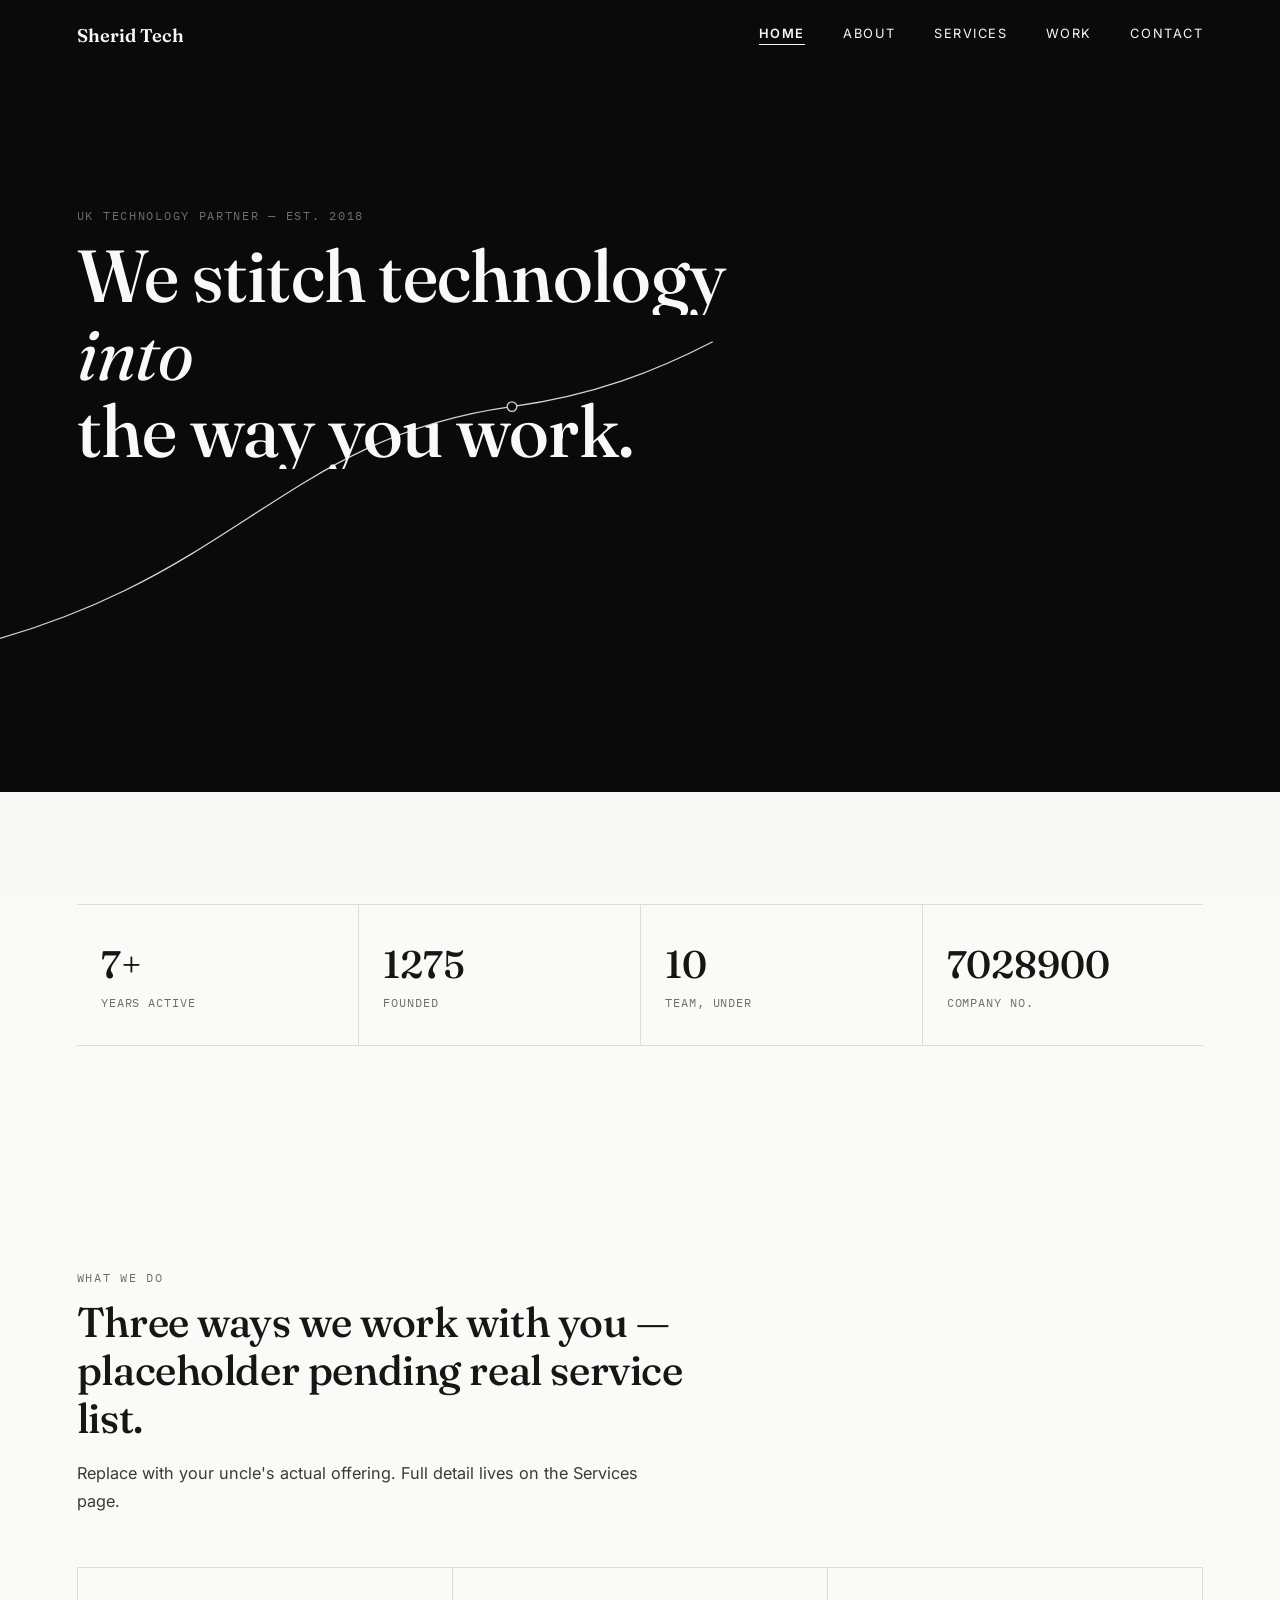
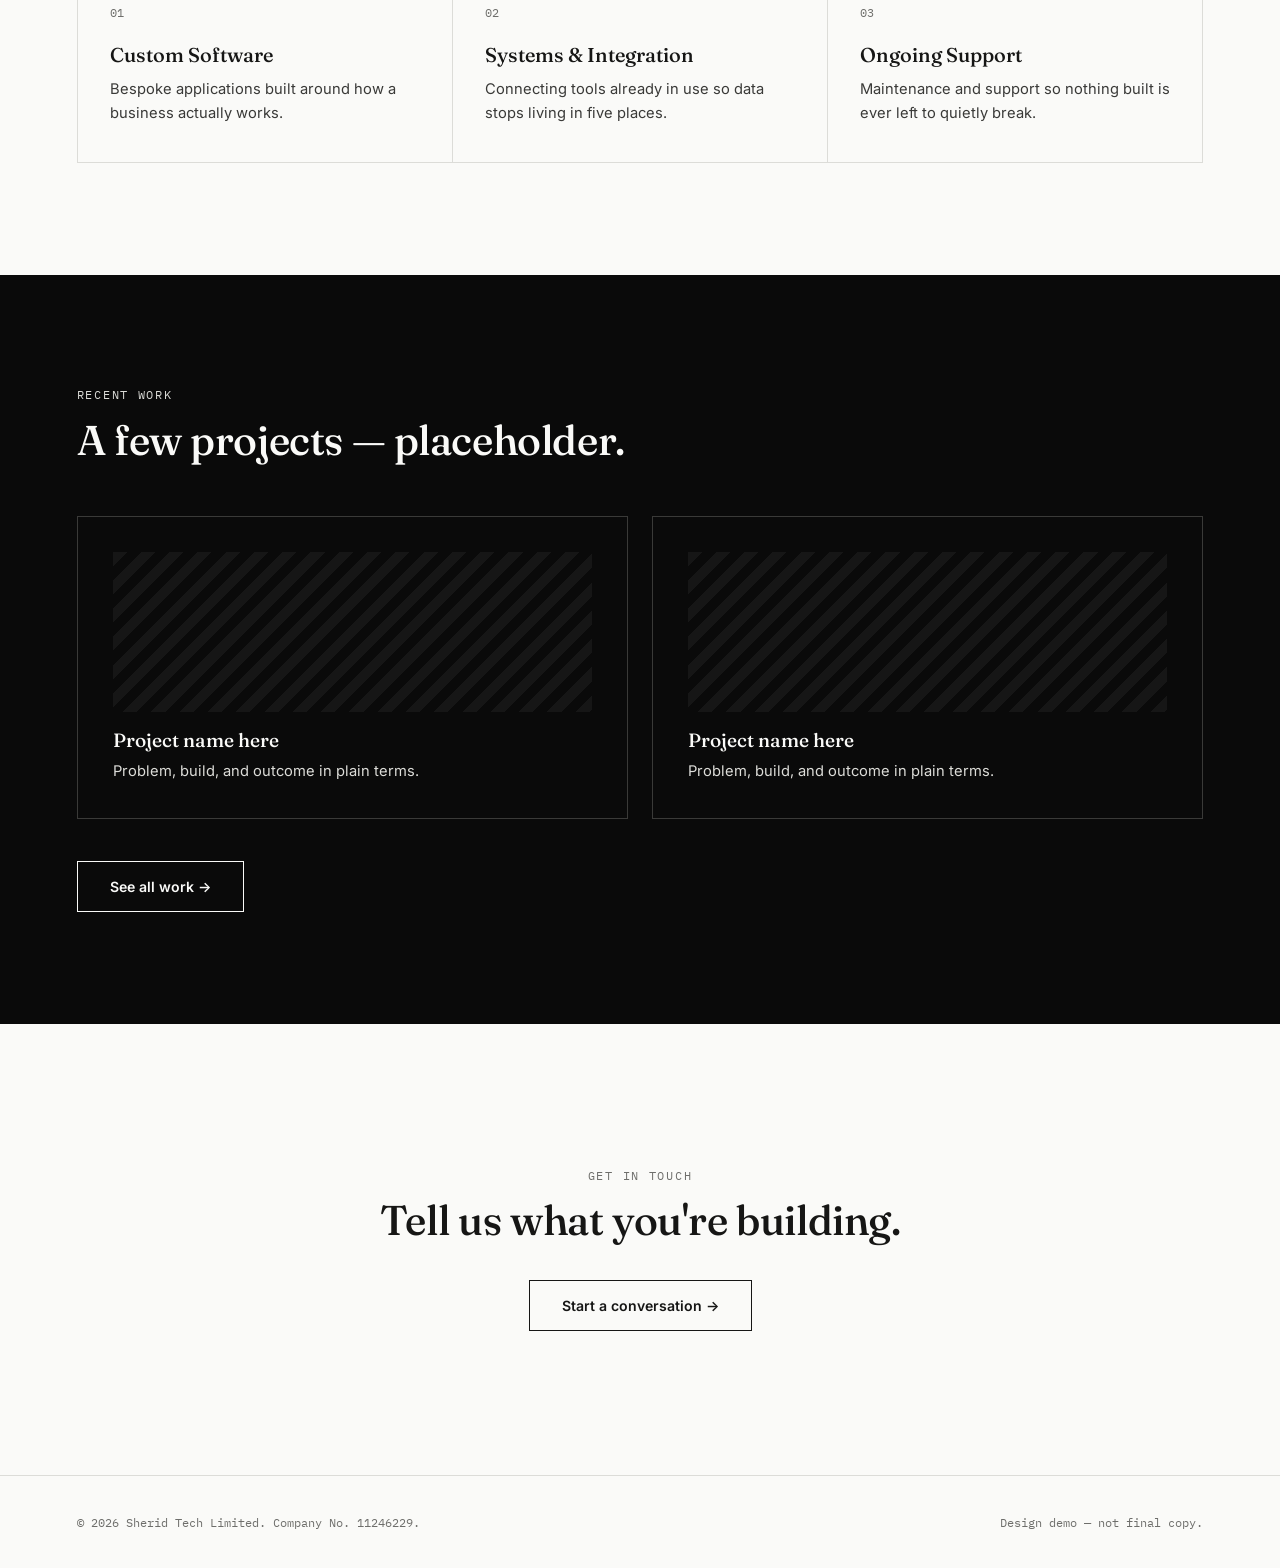
<file: index.html>
<!DOCTYPE html>
<html lang="en">
<head>
<meta charset="UTF-8">
<meta name="viewport" content="width=device-width, initial-scale=1.0">
<title>Sherid Tech — Home</title>
<link rel="stylesheet" href="style.css">
</head>
<body>
<div class="page-veil"></div>
<div class="grain"></div>
<div class="cursor-dot"></div>
<div id="progress"></div>

<nav id="nav">
  <a href="index.html" class="brand">Sherid Tech</a>
  <div class="navlinks" id="navlinks">
    <a href="index.html" data-page="index.html">Home</a>
    <a href="about.html" data-page="about.html">About</a>
    <a href="services.html" data-page="services.html">Services</a>
    <a href="work.html" data-page="work.html">Work</a>
    <a href="contact.html" data-page="contact.html">Contact</a>
  </div>
  <div class="burger" id="burger"><span></span><span></span><span></span></div>
</nav>

<!-- <div class="ticker">
  <div class="ticker-track">
    <span>EST. 2018</span><span>COMPANY NO. 11246229</span><span>COLCHESTER, ESSEX, UK</span><span>MICRO-ENTITY</span><span>UNDER 10 EMPLOYEES</span>
    <span>EST. 2018</span><span>COMPANY NO. 11246229</span><span>COLCHESTER, ESSEX, UK</span><span>MICRO-ENTITY</span><span>UNDER 10 EMPLOYEES</span>
  </div>
</div> -->

<section class="page-hero" style="min-height:88vh; display:flex; flex-direction:column; justify-content:center;">
  <svg style="position:absolute; inset:0; width:100%; height:100%; z-index:1; opacity:0.85;" viewBox="0 0 1200 800" preserveAspectRatio="xMidYMid slice">
    <path d="M -50 640 C 220 580, 260 440, 480 410 C 700 380, 760 250, 1000 210 C 1120 190, 1180 160, 1260 130" fill="none" stroke="#FAFAF8" stroke-width="1.2" stroke-linecap="round"
      stroke-dasharray="1400" stroke-dashoffset="1400">
      <animate attributeName="stroke-dashoffset" from="1400" to="0" dur="2.6s" begin="0.3s" fill="freeze" calcMode="spline" keySplines="0.65 0 0.35 1"/>
    </path>
    <circle cx="480" cy="410" r="4.5" fill="#0A0A0A" stroke="#FAFAF8" stroke-width="1.2" opacity="0"><animate attributeName="opacity" from="0" to="1" dur=".4s" begin="1.1s" fill="freeze"/></circle>
    <circle cx="1000" cy="210" r="4.5" fill="#0A0A0A" stroke="#FAFAF8" stroke-width="1.2" opacity="0"><animate attributeName="opacity" from="0" to="1" dur=".4s" begin="1.9s" fill="freeze"/></circle>
    <circle cx="1260" cy="130" r="4.5" fill="#0A0A0A" stroke="#FAFAF8" stroke-width="1.2" opacity="0"><animate attributeName="opacity" from="0" to="1" dur=".4s" begin="2.7s" fill="freeze"/></circle>
  </svg>
  <div style="position:relative; z-index:2;">
    <span class="tag mono">UK Technology Partner — Est. 2018</span>
    <h1 class="page-title" style="max-width:17ch;">
      <span class="split-line"><span>We stitch technology</span></span>
      <span class="split-line"><span style="font-style:italic; font-weight:400;">into</span></span>
      <span class="split-line"><span>the way you work.</span></span>
    </h1>
    <p style="margin-top:1.8rem; color:var(--line); max-width:44ch; line-height:1.6; opacity:0; animation:riseUp 1s ease forwards; animation-delay:0.65s;">
      Sherid Tech partners with growing businesses to design, build, and maintain the software running quietly behind the scenes.
    </p>
    <div style="margin-top:2.4rem; opacity:0; animation:riseUp 1s ease forwards; animation-delay:0.85s;">
      <a href="contact.html" class="magnetic" style="border-color:var(--paper); color:var(--paper);">Start a conversation →</a>
    </div>
  </div>
</section>

<section>
  <div class="fact-strip reveal">
    <div class="fact"><div class="fact-num" data-count="7" data-suffix="+">0</div><div class="fact-label">Years Active</div></div>
    <div class="fact"><div class="fact-num" data-count="2018">0</div><div class="fact-label">Founded</div></div>
    <div class="fact"><div class="fact-num" data-count="10" data-suffix="">0</div><div class="fact-label">Team, Under</div></div>
    <div class="fact"><div class="fact-num" data-count="11246229">11246229</div><div class="fact-label">Company No.</div></div>
  </div>
</section>

<section>
  <div class="section-head reveal">
    <span class="tag">What we do</span>
    <h2>Three ways we work with you — placeholder pending real service list.</h2>
    <p class="lead">Replace with your uncle's actual offering. Full detail lives on the Services page.</p>
  </div>
  <div class="grid-3 reveal reveal-stagger">
    <div class="card"><span class="card-num">01</span><h3>Custom Software</h3><p class="card-desc">Bespoke applications built around how a business actually works.</p></div>
    <div class="card"><span class="card-num">02</span><h3>Systems &amp; Integration</h3><p class="card-desc">Connecting tools already in use so data stops living in five places.</p></div>
    <div class="card"><span class="card-num">03</span><h3>Ongoing Support</h3><p class="card-desc">Maintenance and support so nothing built is ever left to quietly break.</p></div>
  </div>
</section>

<section style="background:var(--void); color:var(--paper);">
  <div class="section-head reveal">
    <span class="tag" style="color:var(--line);">Recent Work</span>
    <h2 style="color:var(--paper);">A few projects — placeholder.</h2>
  </div>
  <div class="grid-2 reveal reveal-stagger">
    <div class="work-card" style="border-color:var(--steel);"><div class="work-thumb" style="filter:invert(1) grayscale(1); opacity:0.5;"></div><h3 style="color:var(--paper);">Project name here</h3><p style="color:var(--line);">Problem, build, and outcome in plain terms.</p></div>
    <div class="work-card" style="border-color:var(--steel);"><div class="work-thumb" style="filter:invert(1) grayscale(1); opacity:0.5;"></div><h3 style="color:var(--paper);">Project name here</h3><p style="color:var(--line);">Problem, build, and outcome in plain terms.</p></div>
  </div>
  <div style="margin-top:2.6rem;"><a href="work.html" class="magnetic" style="border-color:var(--paper); color:var(--paper);">See all work →</a></div>
</section>

<section style="text-align:center; padding:9rem 6vw;">
  <div class="reveal">
    <span class="tag" style="justify-content:center; display:block;">Get in touch</span>
    <h2 style="max-width:none;">Tell us what you're building.</h2>
    <div style="margin-top:2.2rem;"><a href="contact.html" class="magnetic">Start a conversation →</a></div>
  </div>
</section>

<footer>
  <span>© 2026 Sherid Tech Limited. Company No. 11246229.</span>
  <span>Design demo — not final copy.</span>
</footer>

<script src="script.js"></script>
</body>
</html>
</file>
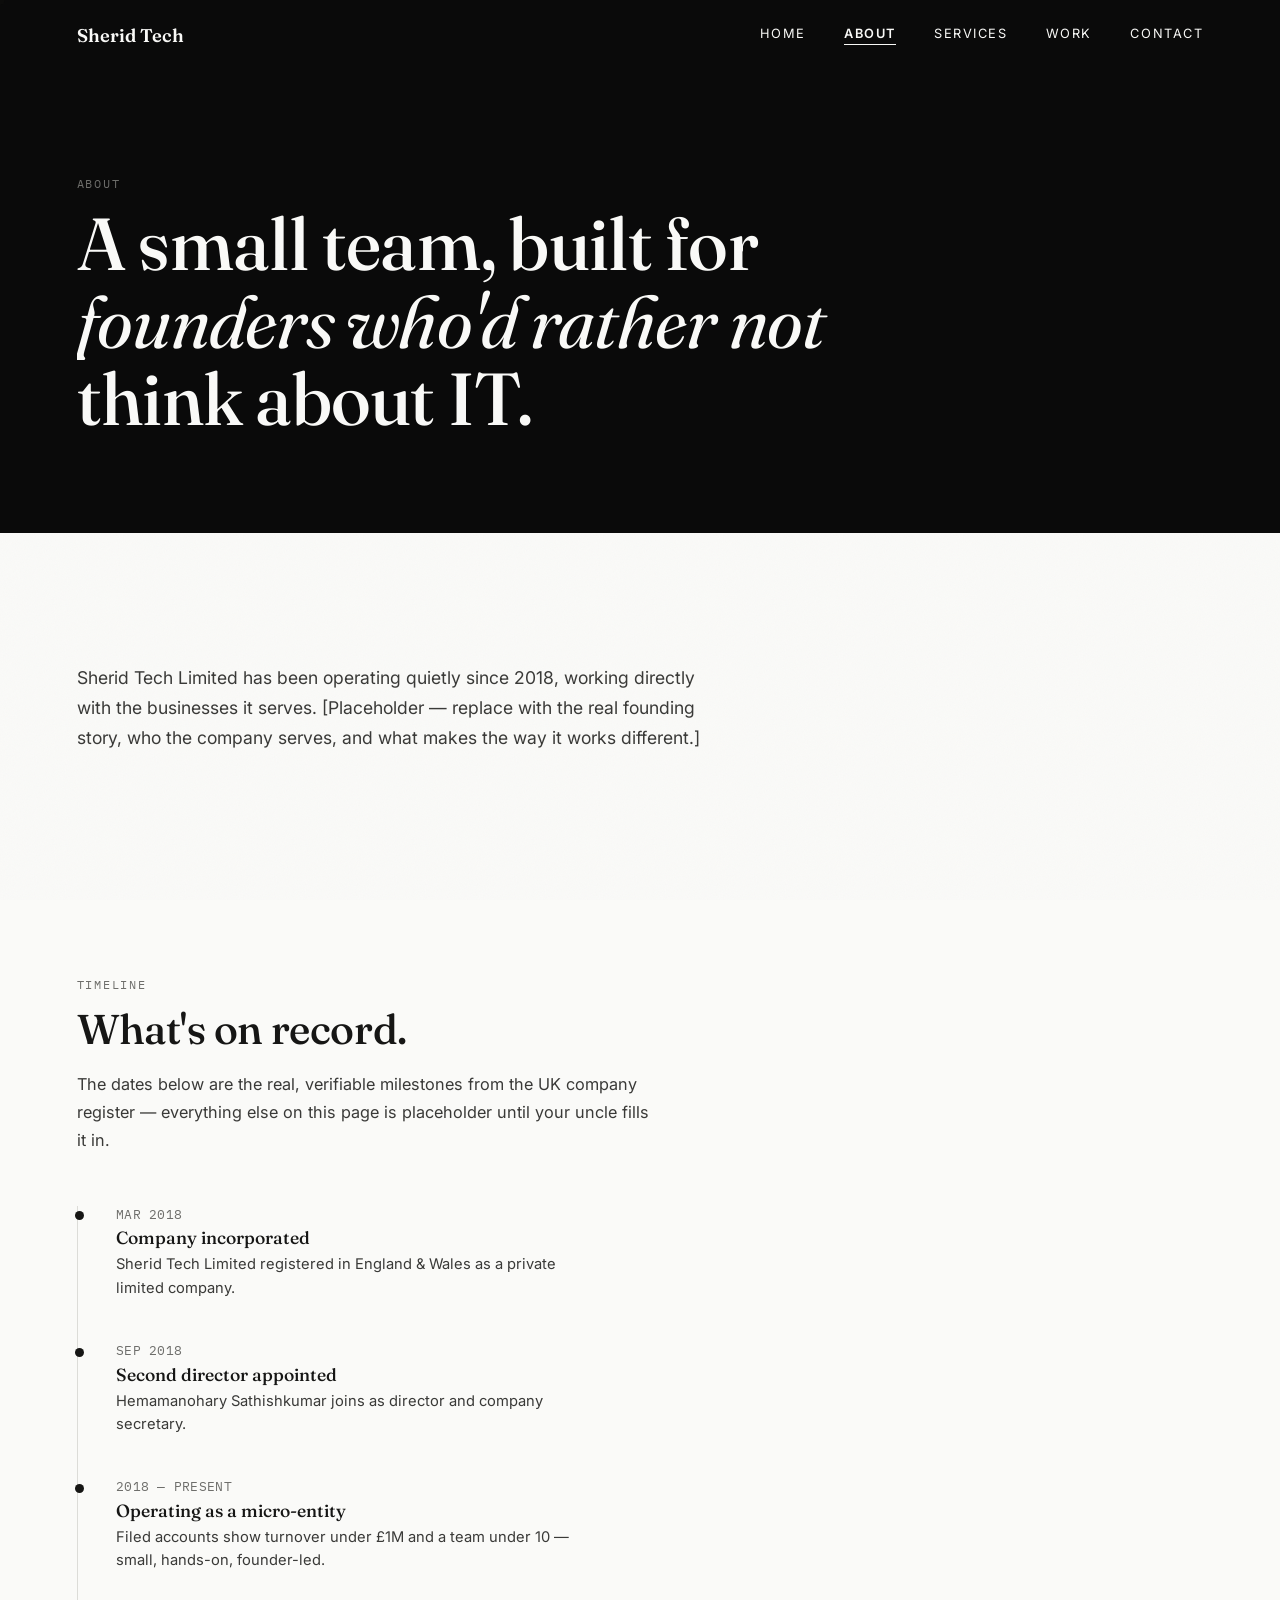
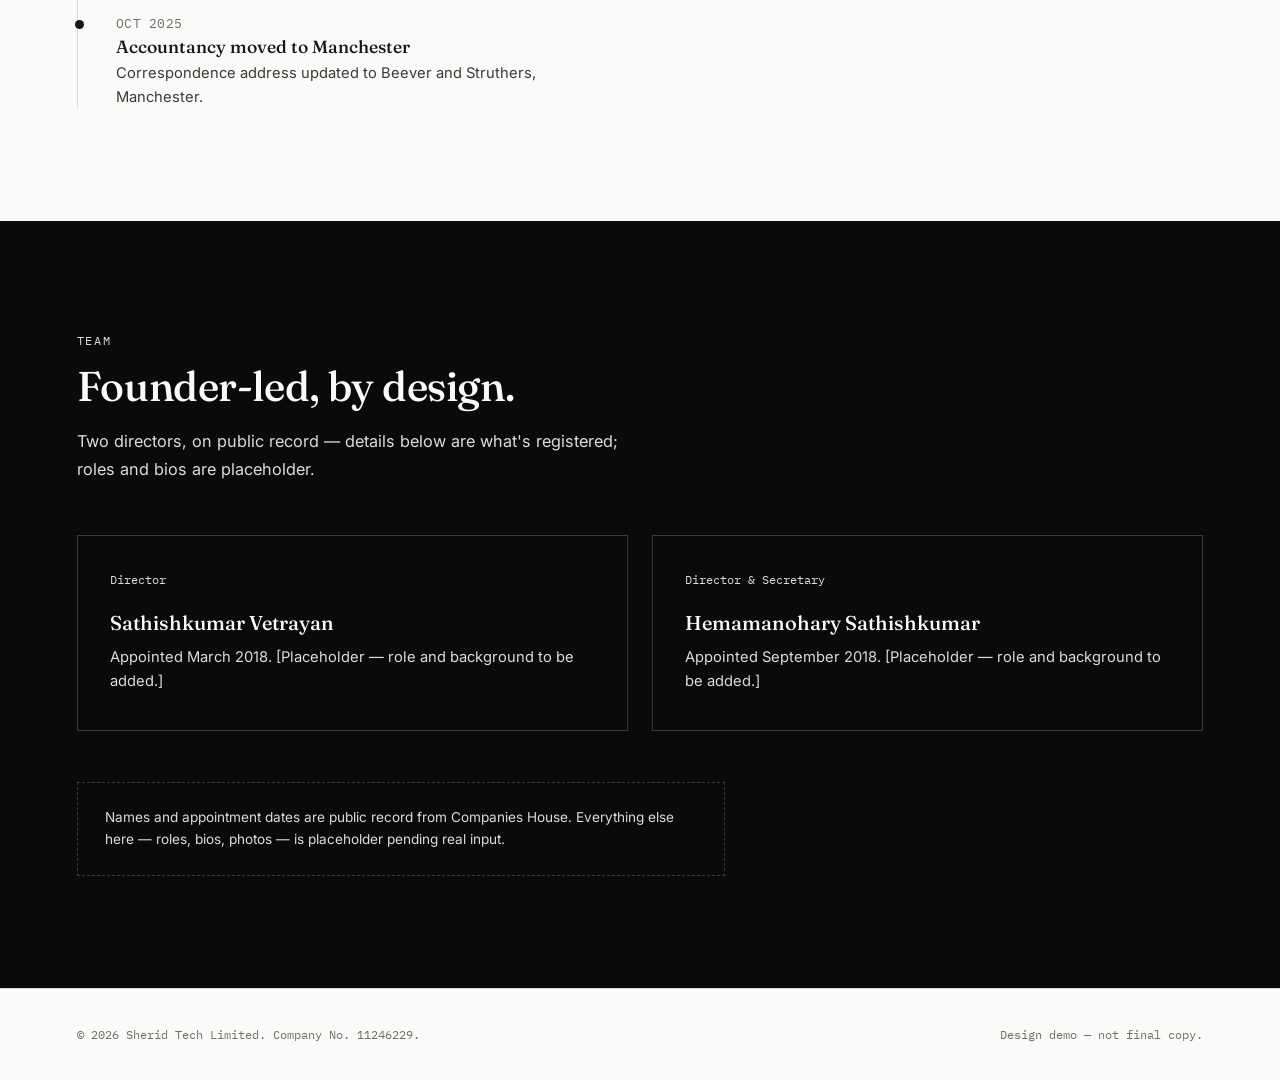
<file: about.html>
<!DOCTYPE html>
<html lang="en">
<head>
<meta charset="UTF-8">
<meta name="viewport" content="width=device-width, initial-scale=1.0">
<title>Sherid Tech — About</title>
<link rel="stylesheet" href="style.css">
</head>
<body>
<div class="page-veil"></div>
<div class="grain"></div>
<div class="cursor-dot"></div>
<div id="progress"></div>

<nav id="nav">
  <a href="index.html" class="brand">Sherid Tech</a>
  <div class="navlinks" id="navlinks">
    <a href="index.html" data-page="index.html">Home</a>
    <a href="about.html" data-page="about.html">About</a>
    <a href="services.html" data-page="services.html">Services</a>
    <a href="work.html" data-page="work.html">Work</a>
    <a href="contact.html" data-page="contact.html">Contact</a>
  </div>
  <div class="burger" id="burger"><span></span><span></span><span></span></div>
</nav>

<section class="page-hero">
  <span class="tag mono">About</span>
  <h1 class="page-title">
    <span class="split-line"><span>A small team, built for</span></span>
    <span class="split-line"><span style="font-style:italic; font-weight:400;">founders who'd rather not</span></span>
    <span class="split-line"><span>think about IT.</span></span>
  </h1>
</section>

<section>
  <div class="reveal" style="max-width:64ch;">
    <p class="lead" style="font-size:1.1rem;">Sherid Tech Limited has been operating quietly since 2018, working directly with the businesses it serves. [Placeholder — replace with the real founding story, who the company serves, and what makes the way it works different.]</p>
  </div>
</section>

<section>
  <div class="section-head reveal">
    <span class="tag">Timeline</span>
    <h2>What's on record.</h2>
    <p class="lead">The dates below are the real, verifiable milestones from the UK company register — everything else on this page is placeholder until your uncle fills it in.</p>
  </div>
  <div class="timeline reveal reveal-stagger">
    <div class="t-item"><span class="t-year mono">MAR 2018</span><h4>Company incorporated</h4><p>Sherid Tech Limited registered in England &amp; Wales as a private limited company.</p></div>
    <div class="t-item"><span class="t-year mono">SEP 2018</span><h4>Second director appointed</h4><p>Hemamanohary Sathishkumar joins as director and company secretary.</p></div>
    <div class="t-item"><span class="t-year mono">2018 — PRESENT</span><h4>Operating as a micro-entity</h4><p>Filed accounts show turnover under £1M and a team under 10 — small, hands-on, founder-led.</p></div>
    <div class="t-item"><span class="t-year mono">OCT 2025</span><h4>Accountancy moved to Manchester</h4><p>Correspondence address updated to Beever and Struthers, Manchester.</p></div>
  </div>
</section>

<section style="background:var(--void); color:var(--paper);">
  <div class="section-head reveal">
    <span class="tag" style="color:var(--line);">Team</span>
    <h2 style="color:var(--paper);">Founder-led, by design.</h2>
    <p class="lead" style="color:var(--line);">Two directors, on public record — details below are what's registered; roles and bios are placeholder.</p>
  </div>
  <div class="grid-2 reveal reveal-stagger">
    <div class="card" style="background:var(--void); color:var(--paper); border:1px solid var(--steel);">
      <span class="card-num" style="color:var(--line);">Director</span>
      <h3 style="color:var(--paper);">Sathishkumar Vetrayan</h3>
      <p class="card-desc" style="color:var(--line);">Appointed March 2018. [Placeholder — role and background to be added.]</p>
    </div>
    <div class="card" style="background:var(--void); color:var(--paper); border:1px solid var(--steel);">
      <span class="card-num" style="color:var(--line);">Director &amp; Secretary</span>
      <h3 style="color:var(--paper);">Hemamanohary Sathishkumar</h3>
      <p class="card-desc" style="color:var(--line);">Appointed September 2018. [Placeholder — role and background to be added.]</p>
    </div>
  </div>
  <div class="placeholder-note" style="border-color:var(--steel); color:var(--line);">Names and appointment dates are public record from Companies House. Everything else here — roles, bios, photos — is placeholder pending real input.</div>
</section>

<footer>
  <span>© 2026 Sherid Tech Limited. Company No. 11246229.</span>
  <span>Design demo — not final copy.</span>
</footer>

<script src="script.js"></script>
</body>
</html>
</file>
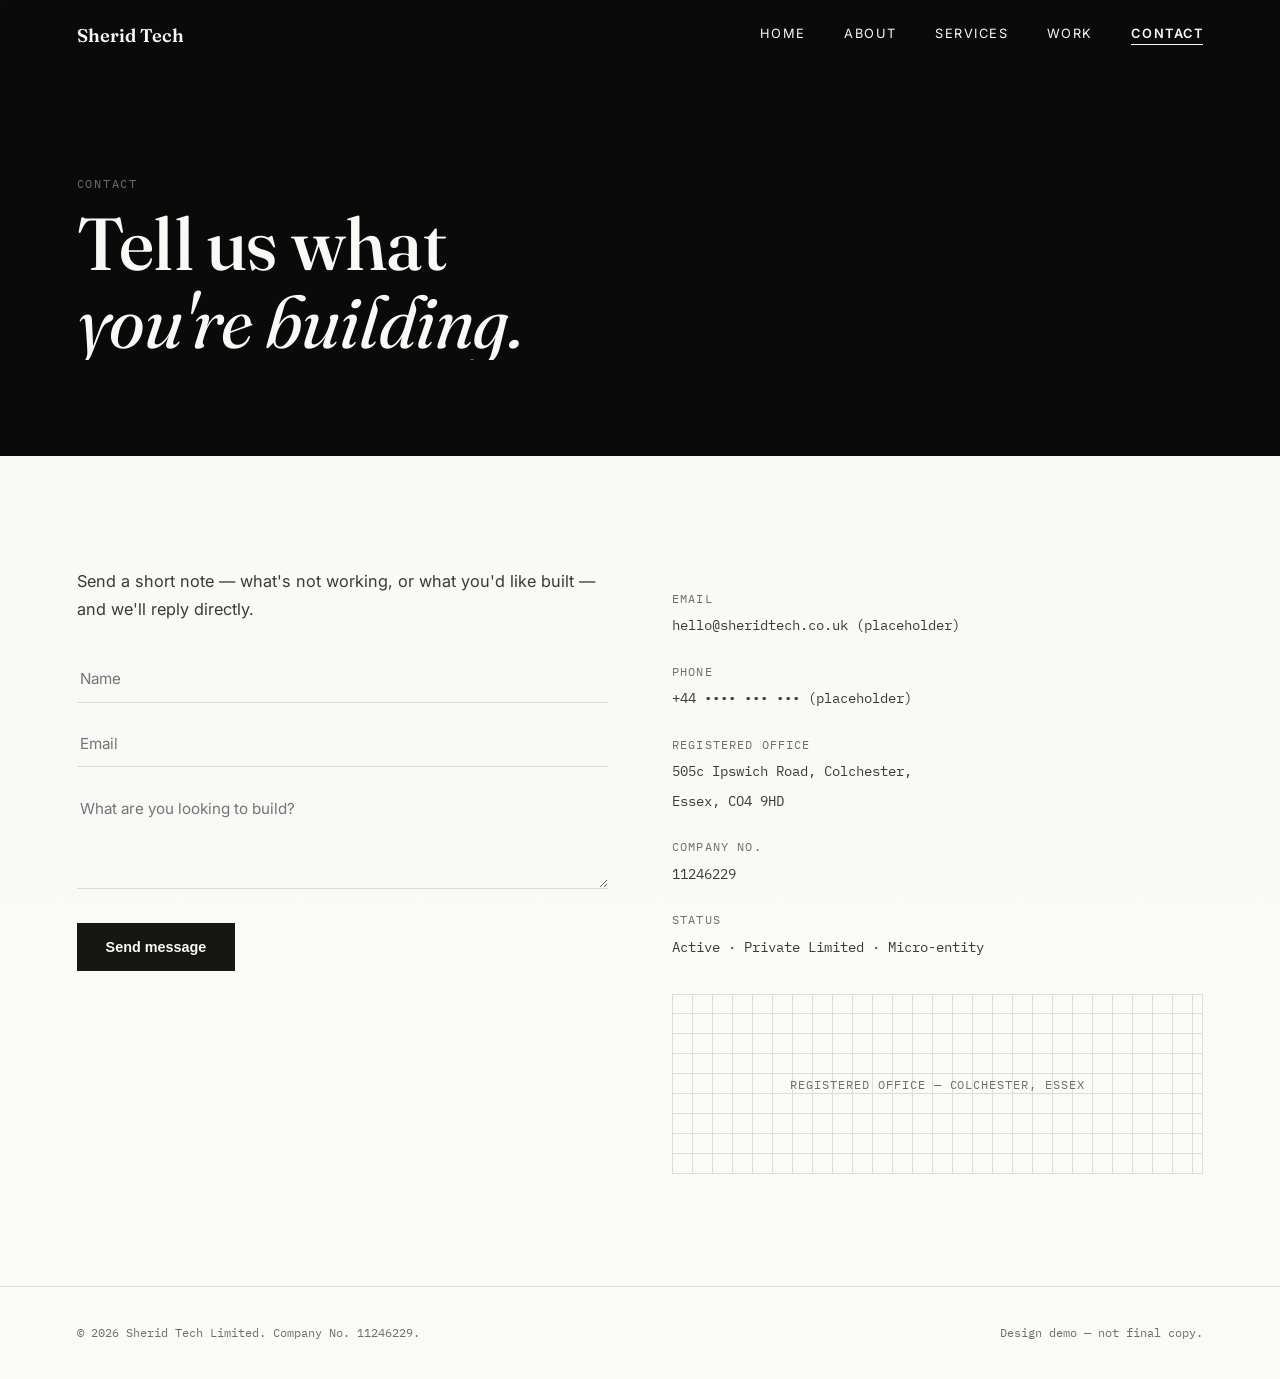
<file: contact.html>
<!DOCTYPE html>
<html lang="en">
<head>
<meta charset="UTF-8">
<meta name="viewport" content="width=device-width, initial-scale=1.0">
<title>Sherid Tech — Contact</title>
<link rel="stylesheet" href="style.css">
</head>
<body>
<div class="page-veil"></div>
<div class="grain"></div>
<div class="cursor-dot"></div>
<div id="progress"></div>

<nav id="nav">
  <a href="index.html" class="brand">Sherid Tech</a>
  <div class="navlinks" id="navlinks">
    <a href="index.html" data-page="index.html">Home</a>
    <a href="about.html" data-page="about.html">About</a>
    <a href="services.html" data-page="services.html">Services</a>
    <a href="work.html" data-page="work.html">Work</a>
    <a href="contact.html" data-page="contact.html">Contact</a>
  </div>
  <div class="burger" id="burger"><span></span><span></span><span></span></div>
</nav>

<section class="page-hero">
  <span class="tag mono">Contact</span>
  <h1 class="page-title">
    <span class="split-line"><span>Tell us what</span></span>
    <span class="split-line"><span style="font-style:italic; font-weight:400;">you're building.</span></span>
  </h1>
</section>

<section>
  <div class="contact-wrap">
    <div class="reveal">
      <p class="lead" style="margin-top:0;">Send a short note — what's not working, or what you'd like built — and we'll reply directly.</p>
      <form class="contact-form" onsubmit="return false;" style="margin-top:2rem;">
        <input type="text" placeholder="Name" required>
        <input type="email" placeholder="Email" required>
        <textarea rows="4" placeholder="What are you looking to build?"></textarea>
        <button type="submit">Send message</button>
      </form>
    </div>
    <div class="reveal">
      <div class="contact-info">
        <span class="k">Email</span>hello@sheridtech.co.uk (placeholder)
        <span class="k">Phone</span>+44 •••• ••• ••• (placeholder)
        <span class="k">Registered Office</span>505c Ipswich Road, Colchester,<br>Essex, CO4 9HD
        <span class="k">Company No.</span>11246229
        <span class="k">Status</span>Active · Private Limited · Micro-entity
      </div>
      <div class="map-block">Registered office — Colchester, Essex</div>
    </div>
  </div>
</section>

<footer>
  <span>© 2026 Sherid Tech Limited. Company No. 11246229.</span>
  <span>Design demo — not final copy.</span>
</footer>

<script src="script.js"></script>
</body>
</html>
</file>
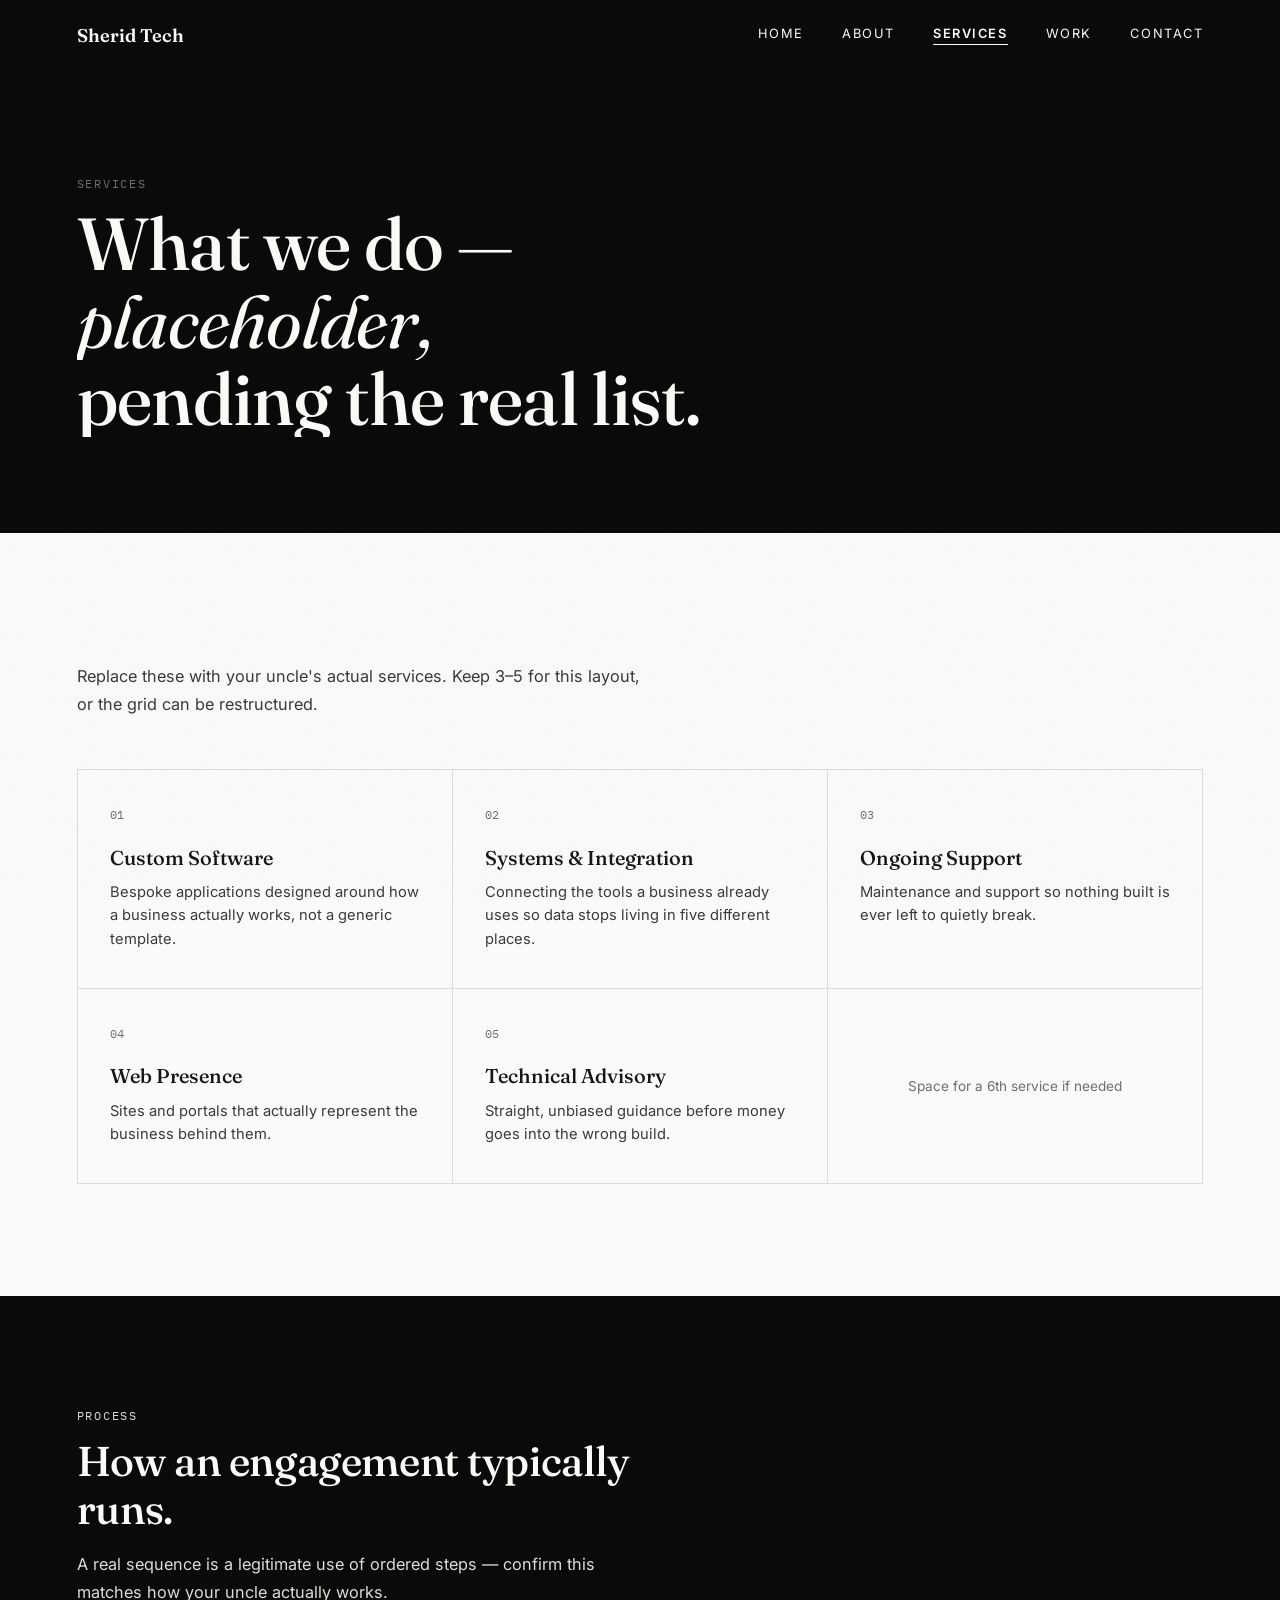
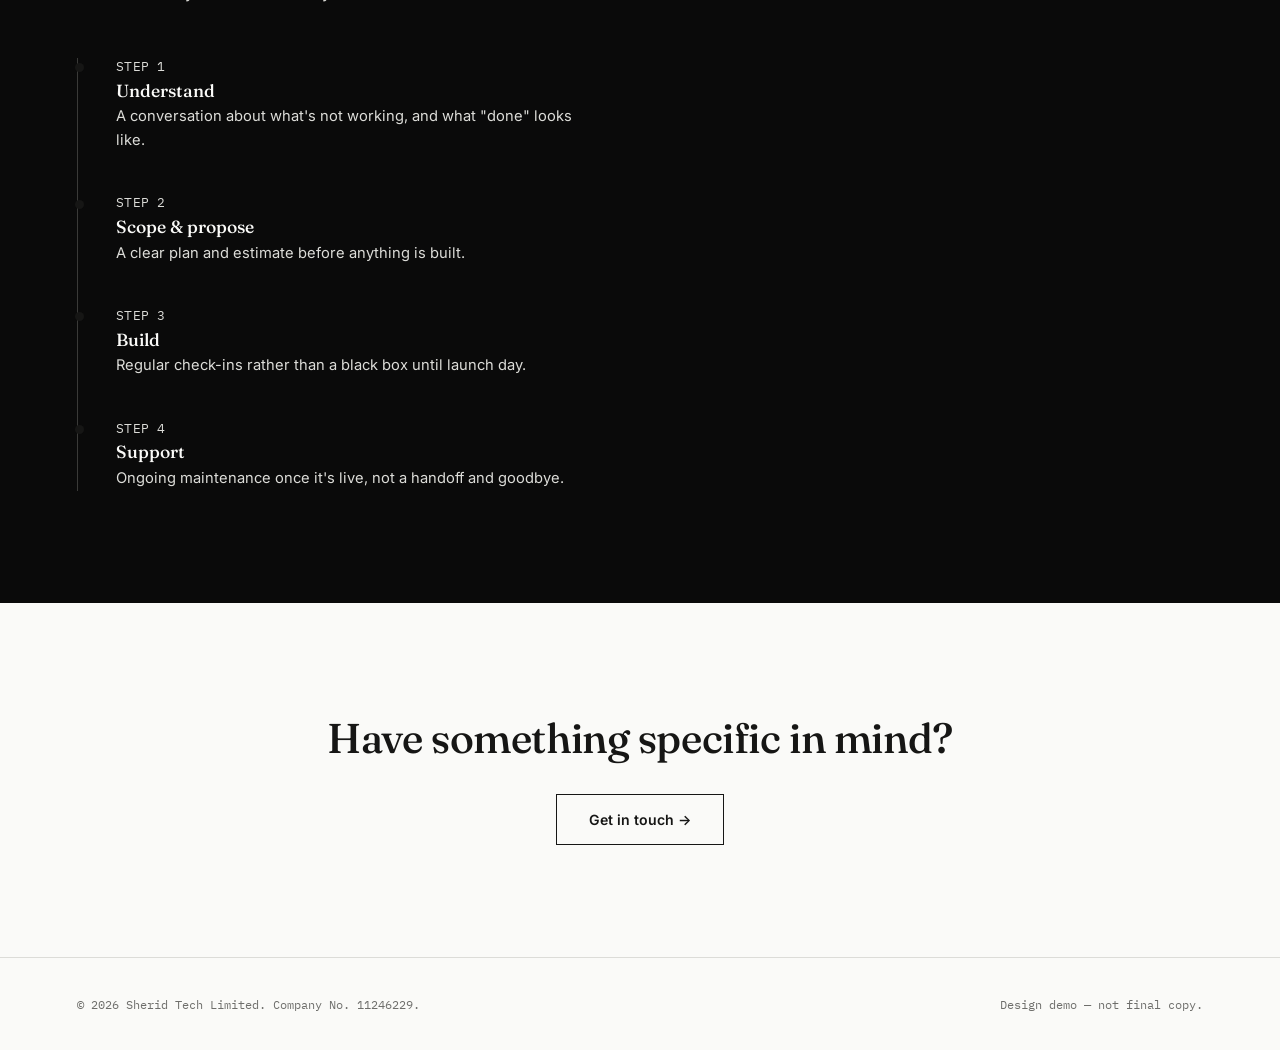
<file: services.html>
<!DOCTYPE html>
<html lang="en">
<head>
<meta charset="UTF-8">
<meta name="viewport" content="width=device-width, initial-scale=1.0">
<title>Sherid Tech — Services</title>
<link rel="stylesheet" href="style.css">
</head>
<body>
<div class="page-veil"></div>
<div class="grain"></div>
<div class="cursor-dot"></div>
<div id="progress"></div>

<nav id="nav">
  <a href="index.html" class="brand">Sherid Tech</a>
  <div class="navlinks" id="navlinks">
    <a href="index.html" data-page="index.html">Home</a>
    <a href="about.html" data-page="about.html">About</a>
    <a href="services.html" data-page="services.html">Services</a>
    <a href="work.html" data-page="work.html">Work</a>
    <a href="contact.html" data-page="contact.html">Contact</a>
  </div>
  <div class="burger" id="burger"><span></span><span></span><span></span></div>
</nav>

<section class="page-hero">
  <span class="tag mono">Services</span>
  <h1 class="page-title">
    <span class="split-line"><span>What we do —</span></span>
    <span class="split-line"><span style="font-style:italic; font-weight:400;">placeholder,</span></span>
    <span class="split-line"><span>pending the real list.</span></span>
  </h1>
</section>

<section>
  <div class="section-head reveal">
    <p class="lead">Replace these with your uncle's actual services. Keep 3–5 for this layout, or the grid can be restructured.</p>
  </div>
  <div class="grid-3 reveal reveal-stagger">
    <div class="card"><span class="card-num">01</span><h3>Custom Software</h3><p class="card-desc">Bespoke applications designed around how a business actually works, not a generic template.</p></div>
    <div class="card"><span class="card-num">02</span><h3>Systems &amp; Integration</h3><p class="card-desc">Connecting the tools a business already uses so data stops living in five different places.</p></div>
    <div class="card"><span class="card-num">03</span><h3>Ongoing Support</h3><p class="card-desc">Maintenance and support so nothing built is ever left to quietly break.</p></div>
    <div class="card"><span class="card-num">04</span><h3>Web Presence</h3><p class="card-desc">Sites and portals that actually represent the business behind them.</p></div>
    <div class="card"><span class="card-num">05</span><h3>Technical Advisory</h3><p class="card-desc">Straight, unbiased guidance before money goes into the wrong build.</p></div>
    <div class="card" style="display:flex; align-items:center; justify-content:center; color:var(--ash); font-size:0.85rem;">Space for a 6th service if needed</div>
  </div>
</section>

<section style="background:var(--void); color:var(--paper);">
  <div class="section-head reveal">
    <span class="tag" style="color:var(--line);">Process</span>
    <h2 style="color:var(--paper);">How an engagement typically runs.</h2>
    <p class="lead" style="color:var(--line);">A real sequence is a legitimate use of ordered steps — confirm this matches how your uncle actually works.</p>
  </div>
  <div class="timeline reveal reveal-stagger" style="border-color:var(--steel);">
    <div class="t-item"><span class="t-year mono" style="color:var(--line);">STEP 1</span><h4 style="color:var(--paper);">Understand</h4><p style="color:var(--line);">A conversation about what's not working, and what "done" looks like.</p></div>
    <div class="t-item"><span class="t-year mono" style="color:var(--line);">STEP 2</span><h4 style="color:var(--paper);">Scope &amp; propose</h4><p style="color:var(--line);">A clear plan and estimate before anything is built.</p></div>
    <div class="t-item"><span class="t-year mono" style="color:var(--line);">STEP 3</span><h4 style="color:var(--paper);">Build</h4><p style="color:var(--line);">Regular check-ins rather than a black box until launch day.</p></div>
    <div class="t-item"><span class="t-year mono" style="color:var(--line);">STEP 4</span><h4 style="color:var(--paper);">Support</h4><p style="color:var(--line);">Ongoing maintenance once it's live, not a handoff and goodbye.</p></div>
  </div>
</section>

<section style="text-align:center;">
  <div class="reveal">
    <h2 style="max-width:none;">Have something specific in mind?</h2>
    <div style="margin-top:2rem;"><a href="contact.html" class="magnetic">Get in touch →</a></div>
  </div>
</section>

<footer>
  <span>© 2026 Sherid Tech Limited. Company No. 11246229.</span>
  <span>Design demo — not final copy.</span>
</footer>

<script src="script.js"></script>
</body>
</html>
</file>
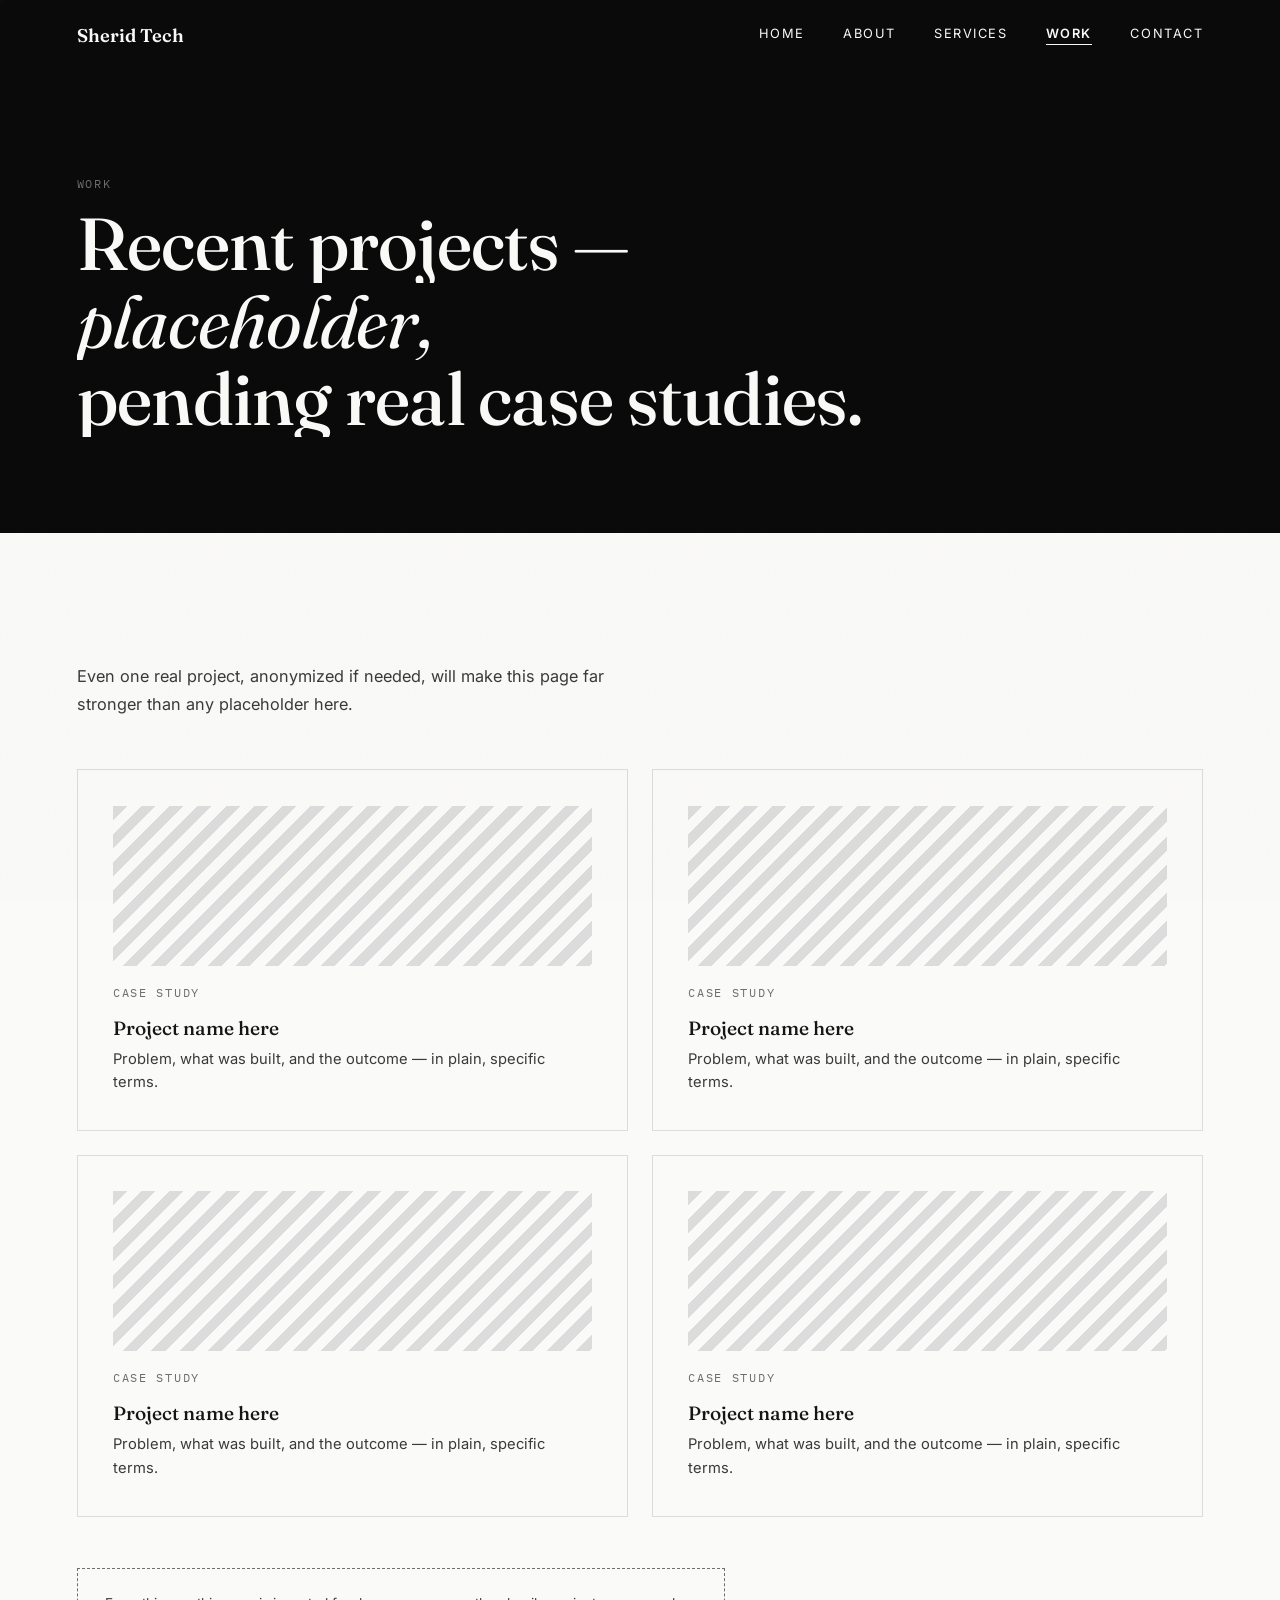
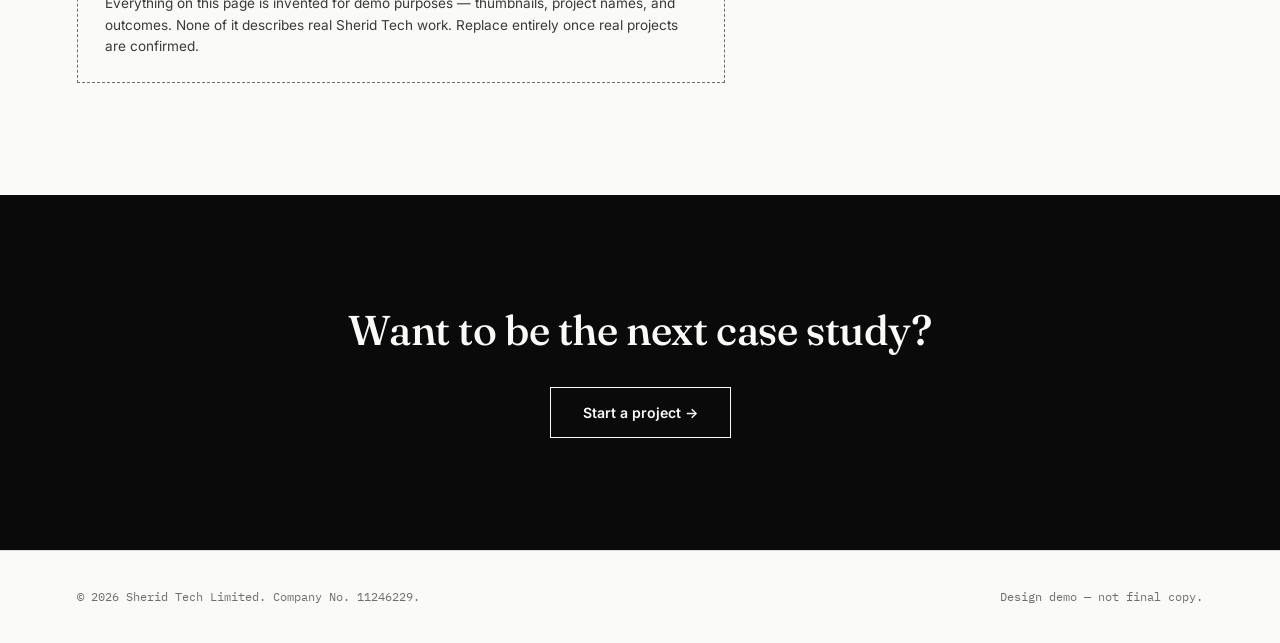
<file: work.html>
<!DOCTYPE html>
<html lang="en">
<head>
<meta charset="UTF-8">
<meta name="viewport" content="width=device-width, initial-scale=1.0">
<title>Sherid Tech — Work</title>
<link rel="stylesheet" href="style.css">
</head>
<body>
<div class="page-veil"></div>
<div class="grain"></div>
<div class="cursor-dot"></div>
<div id="progress"></div>

<nav id="nav">
  <a href="index.html" class="brand">Sherid Tech</a>
  <div class="navlinks" id="navlinks">
    <a href="index.html" data-page="index.html">Home</a>
    <a href="about.html" data-page="about.html">About</a>
    <a href="services.html" data-page="services.html">Services</a>
    <a href="work.html" data-page="work.html">Work</a>
    <a href="contact.html" data-page="contact.html">Contact</a>
  </div>
  <div class="burger" id="burger"><span></span><span></span><span></span></div>
</nav>

<section class="page-hero">
  <span class="tag mono">Work</span>
  <h1 class="page-title">
    <span class="split-line"><span>Recent projects —</span></span>
    <span class="split-line"><span style="font-style:italic; font-weight:400;">placeholder,</span></span>
    <span class="split-line"><span>pending real case studies.</span></span>
  </h1>
</section>

<section>
  <div class="section-head reveal">
    <p class="lead">Even one real project, anonymized if needed, will make this page far stronger than any placeholder here.</p>
  </div>
  <div class="grid-2 reveal reveal-stagger">
    <div class="work-card"><div class="work-thumb"></div><span class="tag" style="margin-top:1.2rem;">Case Study</span><h3>Project name here</h3><p>Problem, what was built, and the outcome — in plain, specific terms.</p></div>
    <div class="work-card"><div class="work-thumb"></div><span class="tag" style="margin-top:1.2rem;">Case Study</span><h3>Project name here</h3><p>Problem, what was built, and the outcome — in plain, specific terms.</p></div>
    <div class="work-card"><div class="work-thumb"></div><span class="tag" style="margin-top:1.2rem;">Case Study</span><h3>Project name here</h3><p>Problem, what was built, and the outcome — in plain, specific terms.</p></div>
    <div class="work-card"><div class="work-thumb"></div><span class="tag" style="margin-top:1.2rem;">Case Study</span><h3>Project name here</h3><p>Problem, what was built, and the outcome — in plain, specific terms.</p></div>
  </div>
  <div class="placeholder-note reveal">Everything on this page is invented for demo purposes — thumbnails, project names, and outcomes. None of it describes real Sherid Tech work. Replace entirely once real projects are confirmed.</div>
</section>

<section style="text-align:center; background:var(--void); color:var(--paper);">
  <div class="reveal">
    <h2 style="max-width:none; color:var(--paper);">Want to be the next case study?</h2>
    <div style="margin-top:2rem;"><a href="contact.html" class="magnetic" style="border-color:var(--paper); color:var(--paper);">Start a project →</a></div>
  </div>
</section>

<footer>
  <span>© 2026 Sherid Tech Limited. Company No. 11246229.</span>
  <span>Design demo — not final copy.</span>
</footer>

<script src="script.js"></script>
</body>
</html>
</file>
<file: style.css>
@import url('https://fonts.googleapis.com/css2?family=Fraunces:opsz,wght@9..144,400;9..144,500;9..144,600;9..144,700&family=Inter:wght@400;500;600&family=IBM+Plex+Mono:wght@400;500&display=swap');

:root{
  --void:#0A0A0A;
  --paper:#FAFAF8;
  --ash:#6E6E6B;
  --steel:#3A3A38;
  --line:#DCDCD8;
  --line-dark:rgba(250,250,248,0.14);
  --ink:#161615;
  --white:#FFFFFF;
}
*{margin:0;padding:0;box-sizing:border-box;}
html{scroll-behavior:smooth;}
body{
  background:var(--paper);
  color:var(--ink);
  font-family:'Inter',sans-serif;
  overflow-x:hidden;
  cursor:default;
}
a{color:inherit; text-decoration:none;}
.mono{font-family:'IBM Plex Mono',monospace; letter-spacing:0.02em;}
.serif{font-family:'Fraunces',serif;}
::selection{background:var(--ink); color:var(--paper);}

/* ---------- progress bar ---------- */
#progress{position:fixed; top:0; left:0; height:2px; background:var(--ink); width:0%; z-index:300; transition:width .1s linear;}

/* ---------- grain overlay ---------- */
.grain{
  position:fixed; inset:0; z-index:200; pointer-events:none; opacity:0.035; mix-blend-mode:multiply;
  background-image:url("data:image/svg+xml,%3Csvg xmlns='http://www.w3.org/2000/svg' width='120' height='120'%3E%3Cfilter id='n'%3E%3CfeTurbulence type='fractalNoise' baseFrequency='0.9' numOctaves='2' stitchTiles='stitch'/%3E%3C/filter%3E%3Crect width='100%25' height='100%25' filter='url(%23n)'/%3E%3C/svg%3E");
}

/* ---------- cursor dot ---------- */
.cursor-dot{
  position:fixed; top:0; left:0; width:10px; height:10px; border-radius:50%;
  background:var(--ink); pointer-events:none; z-index:400; mix-blend-mode:difference;
  transform:translate(-50%,-50%); transition:width .25s ease, height .25s ease, background .25s ease;
}
.cursor-dot.grow{width:44px; height:44px; background:var(--paper);}
@media (max-width:820px){ .cursor-dot{display:none;} }

/* ---------- nav ---------- */
nav{
  position:fixed; top:0; left:0; right:0; z-index:100;
  display:flex; align-items:center; justify-content:space-between;
  padding:24px 6vw; transition: background .4s ease, padding .4s ease, border-color .4s ease, color .4s ease;
  border-bottom:1px solid transparent;
  color:var(--paper);
}
nav.scrolled{ background:rgba(250,250,248,0.86); backdrop-filter:blur(10px); padding:15px 6vw; border-bottom:1px solid var(--line); color:var(--ink);}
.brand{font-family:'Fraunces',serif; font-weight:600; font-size:1.15rem; color:inherit;}
.navlinks{display:flex; gap:2.4rem; align-items:center;}
.navlinks a{
  font-size:0.8rem; text-transform:uppercase; letter-spacing:0.12em; position:relative; padding-bottom:4px; color:inherit;
}
.navlinks a::after{content:''; position:absolute; left:0; bottom:0; width:0; height:1px; background:currentColor; transition:width .3s ease;}
.navlinks a:hover::after, .navlinks a.active::after{width:100%;}
.navlinks a.active{color:inherit; font-weight:600;}
.navlinks a:focus-visible, .brand:focus-visible{outline:2px solid currentColor; outline-offset:3px;}
nav.scrolled .navlinks a:hover{color:var(--ink); }
.burger{display:none; flex-direction:column; gap:5px; cursor:pointer;}
.burger span{width:22px; height:1.5px; background:currentColor;}
@media (max-width:820px){
  .navlinks{position:fixed; top:0; right:-100%; width:75vw; height:100vh; background:var(--void); flex-direction:column; justify-content:center; align-items:flex-start; padding:0 3rem; transition:right .5s cubic-bezier(.65,0,.35,1); gap:2rem;}
  .navlinks.open{right:0;}
  .navlinks a{color:var(--paper); font-size:1.1rem;}
  .navlinks a::after{background:var(--paper);}
  .burger{display:flex;}
}

/* ---------- marquee ticker ---------- */
.ticker{
  background:var(--ink); color:var(--paper); overflow:hidden; white-space:nowrap;
  padding:calc(0.7rem + 84px) 0 0.7rem 0;
  border-bottom:1px solid var(--steel);
}
.ticker-track{display:inline-block; animation:scroll-left 26s linear infinite;}
.ticker-track span{font-family:'IBM Plex Mono',monospace; font-size:0.78rem; letter-spacing:0.08em; margin-right:3rem; text-transform:uppercase;}
@keyframes scroll-left{ from{transform:translateX(0);} to{transform:translateX(-50%);} }

/* ---------- page transition ---------- */
.page-veil{position:fixed; inset:0; background:var(--void); z-index:500; transform:translateY(0); animation:veil-out .7s cubic-bezier(.65,0,.35,1) forwards; animation-delay:.05s; pointer-events:none;}
@keyframes veil-out{ to{transform:translateY(-100%);} }

/* ---------- generic hero ---------- */
.page-hero{ background:var(--void); color:var(--paper); padding:11rem 6vw 6rem; position:relative; overflow:hidden;}
.page-hero .tag{color:var(--ash);}
.split-line{overflow:hidden; display:block;}
.split-line span{display:inline-block; transform:translateY(110%); animation:riseUp .9s cubic-bezier(.2,.9,.25,1) forwards;}
@keyframes riseUp{ to{transform:translateY(0);} }
h1.page-title{font-family:'Fraunces',serif; font-weight:500; font-size:clamp(2.4rem,6vw,4.6rem); line-height:1.05; letter-spacing:-0.01em;}

/* ---------- sections ---------- */
section{padding:7rem 6vw;}
.section-head{max-width:640px; margin-bottom:3.2rem;}
.tag{font-family:'IBM Plex Mono',monospace; font-size:0.76rem; color:var(--ash); text-transform:uppercase; letter-spacing:0.14em; margin-bottom:0.9rem; display:block;}
h2{font-family:'Fraunces',serif; font-weight:500; font-size:clamp(1.8rem,4vw,2.6rem); line-height:1.15; letter-spacing:-0.01em;}
.lead{margin-top:1.1rem; font-size:1.02rem; color:var(--steel); line-height:1.7; max-width:58ch;}

.reveal{opacity:0; transform:translateY(28px); transition:opacity .8s ease, transform .8s ease;}
.reveal.in{opacity:1; transform:translateY(0);}
.reveal-stagger.in > *{transition-delay:calc(var(--i,0) * 90ms);}

/* ---------- fact strip / counters ---------- */
.fact-strip{display:grid; grid-template-columns:repeat(4,1fr); border-top:1px solid var(--line); border-bottom:1px solid var(--line);}
.fact-strip .fact{padding:2.2rem 1.5rem; border-left:1px solid var(--line);}
.fact-strip .fact:first-child{border-left:none;}
.fact-num{font-family:'Fraunces',serif; font-size:2.4rem; font-weight:500;}
.fact-label{font-family:'IBM Plex Mono',monospace; font-size:0.72rem; color:var(--ash); text-transform:uppercase; letter-spacing:0.08em; margin-top:0.4rem;}

/* ---------- cards ---------- */
.grid-3{display:grid; grid-template-columns:repeat(3,1fr); gap:1px; background:var(--line); border:1px solid var(--line); margin-top:2.6rem;}
.grid-2{display:grid; grid-template-columns:repeat(2,1fr); gap:1.5rem; margin-top:2.6rem;}
.card{background:var(--paper); padding:2.3rem 2rem; transition:background .35s ease, transform .35s ease;}
.card:hover{background:var(--ink); color:var(--paper); transform:translateY(-3px);}
.card:hover .card-num, .card:hover .card-desc{color:var(--paper); opacity:0.8;}
.card-num{font-family:'IBM Plex Mono',monospace; font-size:0.76rem; color:var(--ash); display:block; margin-bottom:1.4rem; transition:color .35s ease;}
.card h3{font-family:'Fraunces',serif; font-weight:500; font-size:1.25rem; margin-bottom:0.7rem;}
.card-desc{font-size:0.92rem; color:var(--steel); line-height:1.6; transition:color .35s ease;}

.work-card{border:1px solid var(--line); padding:2.2rem; transition:transform .35s ease, border-color .35s ease, box-shadow .35s ease; position:relative; overflow:hidden;}
.work-card:hover{transform:translateY(-4px); border-color:var(--ink); box-shadow:6px 6px 0 var(--ink);}
.work-card h3{font-family:'Fraunces',serif; font-size:1.2rem; font-weight:500; margin:1rem 0 0.5rem;}
.work-card p{color:var(--steel); font-size:0.92rem; line-height:1.6;}
.work-thumb{width:100%; height:160px; background:repeating-linear-gradient(135deg, var(--line), var(--line) 10px, transparent 10px, transparent 20px); filter:grayscale(1);}

.placeholder-note{margin-top:3.2rem; padding:1.5rem 1.7rem; border:1px dashed var(--ash); font-size:0.85rem; color:var(--steel); line-height:1.6; max-width:72ch;}

/* magnetic button */
.magnetic{position:relative; display:inline-flex; align-items:center; gap:.6rem; padding:1rem 2rem; border:1px solid var(--ink); font-weight:600; font-size:0.88rem; overflow:hidden; transition:color .3s ease;}
.magnetic::before{content:''; position:absolute; inset:0; background:var(--ink); transform:translateY(101%); transition:transform .4s cubic-bezier(.65,0,.35,1); z-index:-1;}
.magnetic:hover{color:var(--paper);}
.magnetic:hover::before{transform:translateY(0);}

/* timeline (about page) */
.timeline{border-left:1px solid var(--line); margin-top:2.6rem; padding-left:2.4rem; display:flex; flex-direction:column; gap:2.6rem;}
.t-item{position:relative;}
.t-item::before{content:''; position:absolute; left:-2.55rem; top:0.35rem; width:9px; height:9px; border-radius:50%; background:var(--ink);}
.t-year{font-family:'IBM Plex Mono',monospace; font-size:0.8rem; color:var(--ash); margin-bottom:0.3rem; display:block;}
.t-item h4{font-family:'Fraunces',serif; font-weight:500; font-size:1.1rem; margin-bottom:0.3rem;}
.t-item p{color:var(--steel); font-size:0.92rem; line-height:1.6; max-width:52ch;}

/* contact page */
.contact-wrap{display:grid; grid-template-columns:1fr 1fr; gap:4rem;}
.contact-form{display:flex; flex-direction:column; gap:1.1rem;}
.contact-form input, .contact-form textarea{
  background:transparent; border:none; border-bottom:1px solid var(--line); padding:0.85rem 0.2rem;
  font-family:'Inter',sans-serif; font-size:0.95rem; color:var(--ink); transition:border-color .3s ease;
}
.contact-form input:focus, .contact-form textarea:focus{outline:none; border-color:var(--ink);}
.contact-form button{margin-top:1rem; background:var(--ink); color:var(--paper); border:none; padding:1rem 1.8rem; font-weight:600; font-size:0.9rem; width:fit-content; cursor:pointer; transition:background .3s ease, transform .3s ease;}
.contact-form button:hover{background:var(--steel); transform:translateY(-2px);}
.contact-info{font-family:'IBM Plex Mono',monospace; font-size:0.88rem; line-height:2.1; color:var(--steel);}
.contact-info .k{color:var(--ash); display:block; font-size:0.72rem; text-transform:uppercase; letter-spacing:0.1em; margin-top:1.2rem;}
.map-block{margin-top:2rem; height:180px; border:1px solid var(--line); background:
  repeating-linear-gradient(0deg, transparent, transparent 19px, var(--line) 19px, var(--line) 20px),
  repeating-linear-gradient(90deg, transparent, transparent 19px, var(--line) 19px, var(--line) 20px);
  display:flex; align-items:center; justify-content:center; font-family:'IBM Plex Mono',monospace; font-size:0.75rem; color:var(--ash); text-transform:uppercase; letter-spacing:0.08em;}

footer{padding:2.4rem 6vw; border-top:1px solid var(--line); display:flex; justify-content:space-between; align-items:center; font-family:'IBM Plex Mono',monospace; font-size:0.75rem; color:var(--ash); flex-wrap:wrap; gap:1rem;}
footer a:hover{color:var(--ink);}

@media (max-width:820px){
  .fact-strip{grid-template-columns:repeat(2,1fr);}
  .fact-strip .fact:nth-child(3){border-left:none;}
  .grid-3, .grid-2, .contact-wrap{grid-template-columns:1fr;}
}
@media (prefers-reduced-motion: reduce){
  *{animation-duration:0.01ms !important; animation-iteration-count:1 !important; transition-duration:0.01ms !important;}
}
</file>
